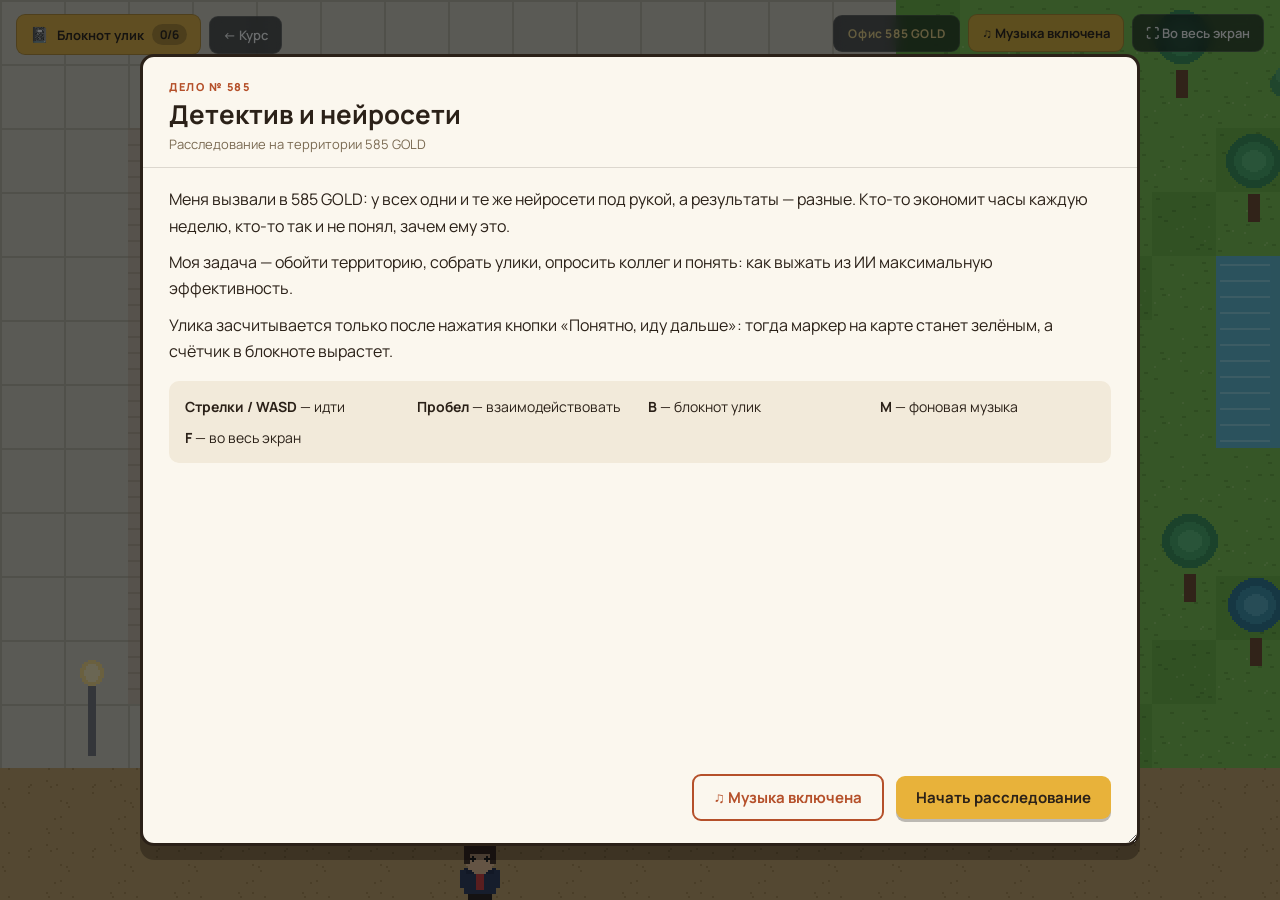
<file: index.html>
<!DOCTYPE html>
<html lang="ru">
<head>
<meta charset="UTF-8">
<meta name="viewport" content="width=device-width, initial-scale=1.0">
<title>Детектив и нейросети — игра ИИ-курса 585 GOLD</title>
<!-- ?v=9 — метка версии: заставляет браузер взять свежий файл, а не из кеша.
     При следующих правках увеличивай число: v=10, v=11 и так далее. -->
<link rel="stylesheet" href="style.css?v=9">
</head>
<body>

  <div id="game-wrap">

    <canvas id="game"></canvas>

    <!-- ── Верхняя панель ── -->
    <div id="hud">
      <div class="hud-left">
        <button id="notebook-btn" class="hud-btn hud-btn-accent" title="Блокнот улик (клавиша B)">
          <span class="nb-icon">📓</span>
          <span>Блокнот улик</span>
          <span id="notebook-count" class="nb-count">0/6</span>
        </button>
        <!-- Ссылка на портал курса. Абсолютная — работает и в отдельном репозитории, и внутри сайта курса. -->
        <a class="hud-btn" href="https://585goldjewelrynetwork-creator.github.io/ai-course-585gold/index.html">← Курс</a>
      </div>
      <div class="hud-right">
        <div class="hud-zone" id="zone-label">Офис 585 GOLD</div>
        <button id="sound-btn" class="hud-btn" title="Фоновая музыка: включить или выключить (клавиша M)">♫ Музыка включена</button>
        <button id="fullscreen-btn" class="hud-btn" title="Во весь экран (клавиша F)">⛶ Во весь экран</button>
      </div>
    </div>

    <div id="hint" class="hidden">Пробел — открыть</div>

    <!-- ── Блокнот улик ── -->
    <div id="notebook-panel" class="hidden">
      <div class="nb-head">
        <div>
          <div class="nb-eyebrow">ДЕЛО № 585</div>
          <h3>Блокнот улик</h3>
        </div>
        <button class="nb-close" id="notebook-close" aria-label="Закрыть">×</button>
      </div>
      <div class="nb-progress">
        <div class="nb-bar"><div class="nb-bar-fill" id="nb-bar-fill"></div></div>
        <span id="nb-progress-text">0 из 6 находок</span>
      </div>
      <div class="nb-list" id="nb-list"></div>
      <div class="nb-foot">Нажми на изученную улику, чтобы открыть материал заново</div>
    </div>

    <!-- ── Реплики персонажей ── -->
    <div id="dialog-box" class="hidden">
      <div class="dialog-name" id="dialog-name">ДЕТЕКТИВ</div>
      <div class="dialog-text" id="dialog-text"></div>
      <div class="dialog-foot">▼ Пробел — далее · Esc — закрыть</div>
    </div>

    <!-- ── Модалка находки ── -->
    <div id="find-modal" class="modal-overlay hidden">
      <div class="modal-card" id="find-card">
        <div class="modal-header">
          <div>
            <div class="modal-eyebrow" id="find-eyebrow">НАХОДКА</div>
            <h2 id="find-title"></h2>
            <div class="modal-sub" id="find-sub"></div>
          </div>
          <div class="modal-header-btns">
            <!-- Выключает только фоновую музыку, эффекты остаются -->
            <button class="modal-mini-btn" id="find-music" title="Фоновая музыка: включить или выключить">♫</button>
            <button class="modal-close" id="find-close" aria-label="Закрыть">×</button>
          </div>
        </div>
        <div class="modal-body" id="find-body"></div>
        <!-- Подсказка про размер окна — отдельной строкой под текстом,
             в строке кнопок она обрезалась -->
        <div class="modal-note-row">
          <span class="resize-note">↘ Потяни за правый нижний угол окна, чтобы увеличить или уменьшить его</span>
        </div>
        <div class="modal-actions">
          <a id="find-link" class="btn btn-ghost hidden" target="_blank" rel="noopener">Открыть полный урок ↗</a>
          <!-- Подпись стоит вплотную к своей кнопке и называет её прямо,
               чтобы не путать со ссылкой на урок -->
          <span class="count-note" id="find-count-note">Улика засчитается, когда нажмёшь «Понятно, иду дальше» →</span>
          <button id="find-ok" class="btn btn-primary">Понятно, иду дальше</button>
        </div>
      </div>
    </div>

    <!-- ── Финал ── -->
    <div id="final-modal" class="modal-overlay hidden">
      <div class="modal-card">
        <div class="modal-header">
          <div>
            <div class="modal-eyebrow">ХРАНИЛИЩЕ ОТКРЫТО</div>
            <h2>Максимальная эффективность найдена</h2>
            <div class="modal-sub">Все улики собраны — расследование завершено</div>
          </div>
          <button class="modal-close" id="final-close" aria-label="Закрыть">×</button>
        </div>
        <div class="modal-body">
          <p>Детектив закрывает дело: секрет не в одной волшебной кнопке, а в том, чтобы пробовать нейросети каждый день — в письмах, отчётах, презентациях, поиске идей.</p>
          <p>Собранные улики — только вступление. Полный курс разбирает каждый инструмент по шагам.</p>
          <video id="final-video" controls preload="none" style="width:100%;border-radius:10px;margin-top:12px;">
            <source src="assets/video-promo.mp4" type="video/mp4">
          </video>
        </div>
        <div class="modal-actions">
          <button id="final-back" class="btn btn-ghost">Остаться на карте</button>
          <a href="https://585goldjewelrynetwork-creator.github.io/ai-course-585gold/index.html" class="btn btn-primary">Пройти полный курс по ИИ →</a>
        </div>
      </div>
    </div>

    <!-- ── Вступление ── -->
    <div id="intro-modal" class="modal-overlay">
      <div class="modal-card">
        <div class="modal-header">
          <div>
            <div class="modal-eyebrow">ДЕЛО № 585</div>
            <h2>Детектив и нейросети</h2>
            <div class="modal-sub">Расследование на территории 585 GOLD</div>
          </div>
        </div>
        <div class="modal-body">
          <p>Меня вызвали в 585 GOLD: у всех одни и те же нейросети под рукой, а результаты — разные. Кто-то экономит часы каждую неделю, кто-то так и не понял, зачем ему это.</p>
          <p>Моя задача — обойти территорию, собрать улики, опросить коллег и понять: как выжать из ИИ максимальную эффективность.</p>
          <p class="modal-hint">Улика засчитывается только после нажатия кнопки «Понятно, иду дальше»: тогда маркер на карте станет зелёным, а счётчик в блокноте вырастет.</p>
          <div class="intro-keys">
            <div><b>Стрелки / WASD</b> — идти</div>
            <div><b>Пробел</b> — взаимодействовать</div>
            <div><b>B</b> — блокнот улик</div>
            <div><b>M</b> — фоновая музыка</div>
            <div><b>F</b> — во весь экран</div>
          </div>
        </div>
        <div class="modal-actions">
          <!-- Кнопка музыки нужна и здесь: панель сверху перекрыта этим окном -->
          <button id="intro-sound" class="btn btn-ghost">♫ Музыка включена</button>
          <button id="intro-start" class="btn btn-primary">Начать расследование</button>
        </div>
      </div>
    </div>

  </div>

  <script src="sound.js?v=9"></script>
  <script src="game.js?v=9"></script>
</body>
</html>
</file>
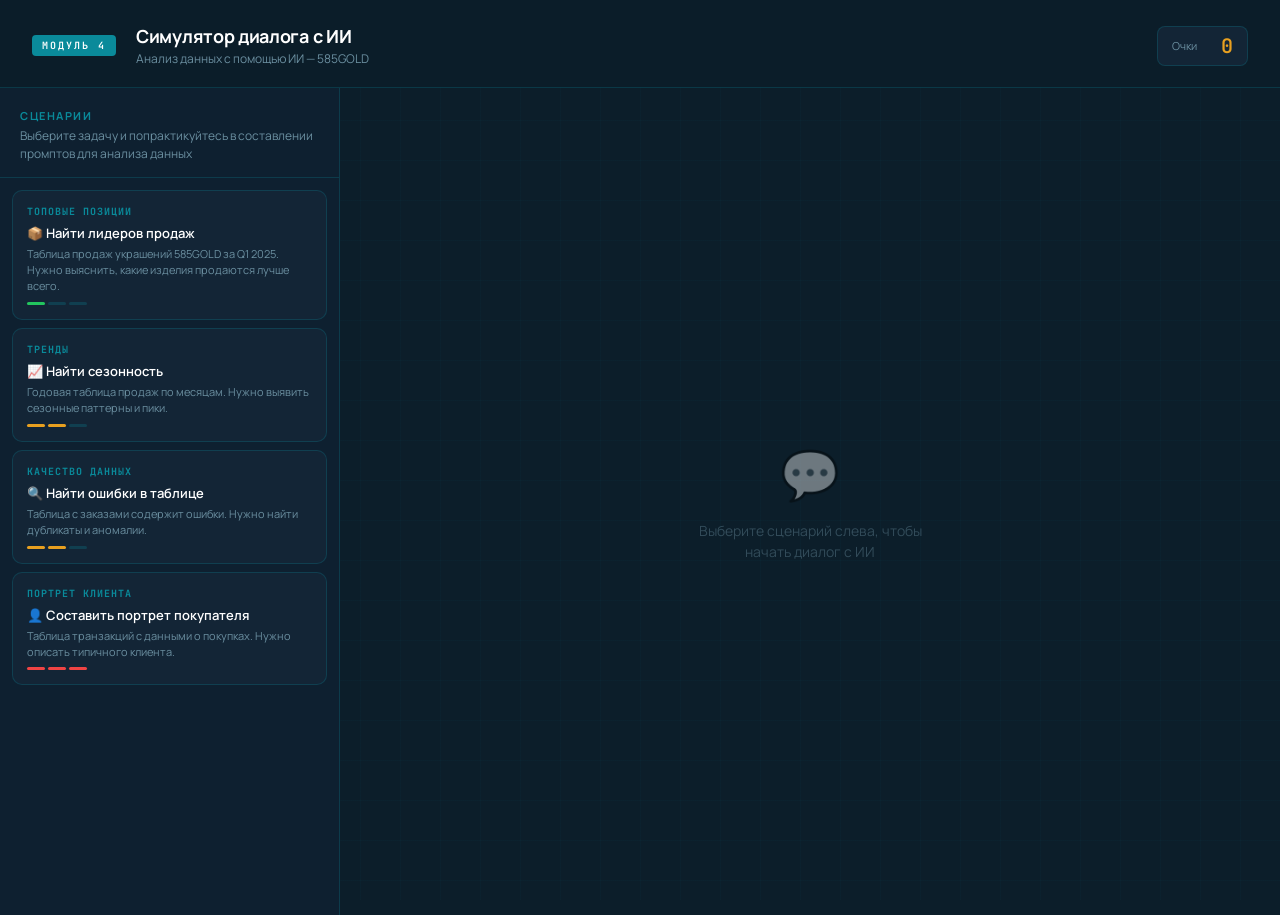
<file: assets/simulator/index.html>
<!DOCTYPE html>
<html lang="ru">
<head>
<meta charset="UTF-8">
<meta name="viewport" content="width=device-width, initial-scale=1.0">
<title>Симулятор диалога с ИИ — Модуль 3</title>
<style>
  @import url('https://fonts.googleapis.com/css2?family=JetBrains+Mono:wght@400;500;600&family=Manrope:wght@300;400;500;600;700;800&display=swap');

  :root {
    --teal:      #0A8A9A;
    --teal-dark: #076670;
    --teal-glow: rgba(10,138,154,0.18);
    --dark:      #0C1E2A;
    --dark2:     #112233;
    --dark3:     #162B3C;
    --panel:     #0E2030;
    --card:      #132536;
    --border:    rgba(10,138,154,0.25);
    --gold:      #E8A020;
    --green:     #22C55E;
    --red:       #EF4444;
    --text:      #D4E8F0;
    --muted:     #6B8FA0;
    --white:     #FFFFFF;
  }

  * { margin: 0; padding: 0; box-sizing: border-box; }

  body {
    background: var(--dark);
    color: var(--text);
    font-family: 'Manrope', sans-serif;
    min-height: 100vh;
    overflow-x: hidden;
  }

  /* Grid background */
  body::before {
    content: '';
    position: fixed;
    inset: 0;
    background-image:
      linear-gradient(rgba(10,138,154,0.04) 1px, transparent 1px),
      linear-gradient(90deg, rgba(10,138,154,0.04) 1px, transparent 1px);
    background-size: 40px 40px;
    pointer-events: none;
    z-index: 0;
  }

  /* ── HEADER ── */
  .header {
    position: relative;
    z-index: 10;
    padding: 24px 32px 20px;
    border-bottom: 1px solid var(--border);
    background: rgba(12,30,42,0.92);
    backdrop-filter: blur(12px);
    display: flex;
    align-items: center;
    gap: 20px;
  }

  .header-badge {
    background: var(--teal);
    color: #fff;
    font-family: 'JetBrains Mono', monospace;
    font-size: 10px;
    font-weight: 600;
    letter-spacing: 2px;
    padding: 4px 10px;
    border-radius: 4px;
    white-space: nowrap;
  }

  .header-title {
    font-size: 18px;
    font-weight: 700;
    color: var(--white);
    letter-spacing: -0.3px;
  }

  .header-sub {
    font-size: 12px;
    color: var(--muted);
    margin-top: 2px;
  }

  .header-score {
    margin-left: auto;
    display: flex;
    align-items: center;
    gap: 8px;
    background: var(--card);
    border: 1px solid var(--border);
    border-radius: 8px;
    padding: 6px 14px;
  }

  .score-label { font-size: 11px; color: var(--muted); }
  .score-val {
    font-family: 'JetBrains Mono', monospace;
    font-size: 20px;
    font-weight: 600;
    color: var(--gold);
    min-width: 28px;
    text-align: right;
  }

  /* ── LAYOUT ── */
  .layout {
    position: relative;
    z-index: 1;
    display: grid;
    grid-template-columns: 340px 1fr;
    height: calc(100vh - 73px);
  }

  /* ── SIDEBAR ── */
  .sidebar {
    border-right: 1px solid var(--border);
    background: var(--panel);
    display: flex;
    flex-direction: column;
    overflow: hidden;
  }

  .sidebar-head {
    padding: 20px 20px 14px;
    border-bottom: 1px solid var(--border);
  }

  .sidebar-head h3 {
    font-size: 11px;
    font-weight: 700;
    letter-spacing: 1.5px;
    color: var(--teal);
    text-transform: uppercase;
    margin-bottom: 4px;
  }

  .sidebar-head p { font-size: 12px; color: var(--muted); line-height: 1.5; }

  .scenarios { flex: 1; overflow-y: auto; padding: 12px; display: flex; flex-direction: column; gap: 8px; }

  .scenario-card {
    background: var(--card);
    border: 1px solid var(--border);
    border-radius: 10px;
    padding: 14px;
    cursor: pointer;
    transition: all 0.2s;
    position: relative;
    overflow: hidden;
  }

  .scenario-card::before {
    content: '';
    position: absolute;
    left: 0; top: 0; bottom: 0;
    width: 3px;
    background: var(--teal);
    opacity: 0;
    transition: opacity 0.2s;
  }

  .scenario-card:hover { border-color: rgba(10,138,154,0.5); transform: translateX(2px); }
  .scenario-card.active { border-color: var(--teal); background: rgba(10,138,154,0.12); }
  .scenario-card.active::before { opacity: 1; }
  .scenario-card.done { opacity: 0.55; }
  .scenario-card.done::after {
    content: '✓';
    position: absolute;
    top: 10px; right: 12px;
    color: var(--green);
    font-size: 14px;
    font-weight: 700;
  }

  .sc-tag {
    font-size: 10px;
    font-weight: 700;
    letter-spacing: 1px;
    text-transform: uppercase;
    color: var(--teal);
    margin-bottom: 6px;
    font-family: 'JetBrains Mono', monospace;
  }

  .sc-title { font-size: 13px; font-weight: 600; color: var(--white); margin-bottom: 4px; }
  .sc-desc { font-size: 11px; color: var(--muted); line-height: 1.45; }

  .sc-difficulty {
    display: flex;
    gap: 3px;
    margin-top: 8px;
  }

  .sc-difficulty span {
    width: 18px; height: 3px;
    border-radius: 2px;
    background: var(--border);
  }

  .sc-difficulty.easy span:nth-child(1) { background: var(--green); }
  .sc-difficulty.medium span:nth-child(1),
  .sc-difficulty.medium span:nth-child(2) { background: var(--gold); }
  .sc-difficulty.hard span { background: var(--red); }

  /* ── MAIN ── */
  .main {
    display: flex;
    flex-direction: column;
    overflow: hidden;
  }

  /* Scenario intro */
  .scenario-intro {
    padding: 20px 28px;
    border-bottom: 1px solid var(--border);
    background: rgba(14,32,48,0.7);
    display: flex;
    align-items: flex-start;
    gap: 16px;
  }

  .intro-icon {
    width: 44px; height: 44px;
    border-radius: 10px;
    background: linear-gradient(135deg, var(--teal), var(--teal-dark));
    display: flex;
    align-items: center;
    justify-content: center;
    font-size: 20px;
    flex-shrink: 0;
    box-shadow: 0 0 20px var(--teal-glow);
  }

  .intro-text h2 { font-size: 15px; font-weight: 700; color: var(--white); margin-bottom: 4px; }
  .intro-text p { font-size: 12px; color: var(--muted); line-height: 1.55; }

  .data-pill {
    display: inline-flex;
    align-items: center;
    gap: 6px;
    background: rgba(10,138,154,0.15);
    border: 1px solid var(--border);
    border-radius: 6px;
    padding: 3px 10px;
    font-family: 'JetBrains Mono', monospace;
    font-size: 11px;
    color: var(--teal);
    margin-top: 8px;
  }

  /* Chat */
  .chat-area {
    flex: 1;
    overflow-y: auto;
    padding: 24px 28px;
    display: flex;
    flex-direction: column;
    gap: 16px;
  }

  .chat-area::-webkit-scrollbar { width: 4px; }
  .chat-area::-webkit-scrollbar-track { background: transparent; }
  .chat-area::-webkit-scrollbar-thumb { background: var(--border); border-radius: 4px; }

  .msg {
    display: flex;
    gap: 12px;
    animation: msgIn 0.35s cubic-bezier(0.34,1.56,0.64,1) both;
  }

  @keyframes msgIn {
    from { opacity: 0; transform: translateY(12px) scale(0.97); }
    to   { opacity: 1; transform: translateY(0) scale(1); }
  }

  .msg.user { flex-direction: row-reverse; }

  .msg-avatar {
    width: 34px; height: 34px;
    border-radius: 8px;
    display: flex;
    align-items: center;
    justify-content: center;
    font-size: 15px;
    flex-shrink: 0;
  }

  .msg.ai .msg-avatar {
    background: linear-gradient(135deg, var(--teal), #06505A);
    box-shadow: 0 0 14px var(--teal-glow);
  }

  .msg.user .msg-avatar {
    background: var(--card);
    border: 1px solid var(--border);
  }

  .msg-bubble {
    max-width: 72%;
    border-radius: 12px;
    padding: 12px 16px;
    font-size: 13px;
    line-height: 1.65;
    position: relative;
  }

  .msg.ai .msg-bubble {
    background: var(--card);
    border: 1px solid var(--border);
    color: var(--text);
    border-top-left-radius: 3px;
  }

  .msg.user .msg-bubble {
    background: linear-gradient(135deg, var(--teal), var(--teal-dark));
    color: #fff;
    border-top-right-radius: 3px;
    box-shadow: 0 4px 20px var(--teal-glow);
  }

  .msg-name {
    font-size: 10px;
    font-weight: 700;
    letter-spacing: 0.8px;
    text-transform: uppercase;
    margin-bottom: 5px;
    color: var(--teal);
    font-family: 'JetBrains Mono', monospace;
  }

  .msg.user .msg-name { color: rgba(255,255,255,0.7); text-align: right; }

  /* Feedback badge inside bubble */
  .feedback-badge {
    display: inline-flex;
    align-items: center;
    gap: 5px;
    padding: 4px 10px;
    border-radius: 20px;
    font-size: 11px;
    font-weight: 700;
    margin-top: 10px;
  }

  .feedback-badge.good { background: rgba(34,197,94,0.15); color: var(--green); border: 1px solid rgba(34,197,94,0.3); }
  .feedback-badge.ok   { background: rgba(232,160,32,0.15); color: var(--gold); border: 1px solid rgba(232,160,32,0.3); }
  .feedback-badge.bad  { background: rgba(239,68,68,0.12); color: var(--red); border: 1px solid rgba(239,68,68,0.25); }

  /* Prompt quality meter */
  .quality-meter {
    margin-top: 10px;
    padding: 10px 12px;
    background: rgba(0,0,0,0.25);
    border-radius: 8px;
    border: 1px solid rgba(255,255,255,0.06);
  }

  .quality-label {
    font-size: 10px;
    color: var(--muted);
    margin-bottom: 6px;
    font-family: 'JetBrains Mono', monospace;
  }

  .quality-bar {
    height: 5px;
    background: rgba(255,255,255,0.08);
    border-radius: 3px;
    overflow: hidden;
    margin-bottom: 4px;
  }

  .quality-fill {
    height: 100%;
    border-radius: 3px;
    transition: width 0.8s cubic-bezier(0.34,1.56,0.64,1);
  }

  .quality-items {
    display: flex;
    flex-direction: column;
    gap: 3px;
    margin-top: 8px;
  }

  .quality-item {
    font-size: 11px;
    display: flex;
    align-items: center;
    gap: 6px;
    color: var(--muted);
  }

  .quality-item.has { color: var(--text); }
  .quality-item.has::before { content: '✓'; color: var(--green); font-weight: 700; }
  .quality-item.missing::before { content: '○'; color: var(--muted); }

  /* Suggestions */
  .suggestions {
    padding: 12px 28px 16px;
    border-top: 1px solid var(--border);
    background: rgba(14,32,48,0.5);
  }

  .suggestions-label {
    font-size: 10px;
    font-weight: 700;
    letter-spacing: 1.2px;
    text-transform: uppercase;
    color: var(--muted);
    margin-bottom: 8px;
    font-family: 'JetBrains Mono', monospace;
  }

  .suggestions-row {
    display: flex;
    gap: 8px;
    flex-wrap: wrap;
  }

  .suggestion-chip {
    background: var(--card);
    border: 1px solid var(--border);
    border-radius: 20px;
    padding: 6px 14px;
    font-size: 12px;
    color: var(--text);
    cursor: pointer;
    transition: all 0.18s;
    white-space: nowrap;
  }

  .suggestion-chip:hover {
    border-color: var(--teal);
    color: var(--teal);
    background: var(--teal-glow);
    transform: translateY(-1px);
  }

  /* Input */
  .input-area {
    padding: 16px 28px 20px;
    border-top: 1px solid var(--border);
    background: rgba(12,30,42,0.95);
  }

  .input-wrap {
    display: flex;
    gap: 10px;
    align-items: flex-end;
    background: var(--card);
    border: 1px solid var(--border);
    border-radius: 12px;
    padding: 10px 10px 10px 16px;
    transition: border-color 0.2s;
  }

  .input-wrap:focus-within {
    border-color: var(--teal);
    box-shadow: 0 0 0 3px var(--teal-glow);
  }

  #userInput {
    flex: 1;
    background: none;
    border: none;
    outline: none;
    color: var(--text);
    font-family: 'Manrope', sans-serif;
    font-size: 13px;
    line-height: 1.55;
    resize: none;
    max-height: 100px;
    min-height: 20px;
  }

  #userInput::placeholder { color: var(--muted); }

  .send-btn {
    width: 36px; height: 36px;
    border-radius: 8px;
    background: linear-gradient(135deg, var(--teal), var(--teal-dark));
    border: none;
    cursor: pointer;
    display: flex;
    align-items: center;
    justify-content: center;
    flex-shrink: 0;
    transition: all 0.18s;
    box-shadow: 0 0 12px var(--teal-glow);
  }

  .send-btn:hover { transform: scale(1.08); box-shadow: 0 0 20px var(--teal-glow); }
  .send-btn:active { transform: scale(0.96); }

  .send-btn svg { width: 16px; height: 16px; fill: #fff; }

  /* Typing indicator */
  .typing {
    display: flex;
    gap: 12px;
    align-items: center;
  }

  .typing-dots {
    display: flex;
    gap: 5px;
    padding: 12px 16px;
    background: var(--card);
    border: 1px solid var(--border);
    border-radius: 12px;
    border-top-left-radius: 3px;
  }

  .typing-dots span {
    width: 6px; height: 6px;
    background: var(--teal);
    border-radius: 50%;
    animation: bounce 1.2s infinite;
    opacity: 0.6;
  }

  .typing-dots span:nth-child(2) { animation-delay: 0.2s; }
  .typing-dots span:nth-child(3) { animation-delay: 0.4s; }

  @keyframes bounce {
    0%, 60%, 100% { transform: translateY(0); }
    30% { transform: translateY(-6px); opacity: 1; }
  }

  /* Result modal */
  .result-overlay {
    position: fixed;
    inset: 0;
    background: rgba(0,0,0,0.75);
    backdrop-filter: blur(8px);
    z-index: 100;
    display: none;
    align-items: center;
    justify-content: center;
  }

  .result-overlay.show { display: flex; }

  .result-modal {
    background: var(--dark2);
    border: 1px solid var(--teal);
    border-radius: 20px;
    padding: 40px;
    max-width: 480px;
    width: 90%;
    text-align: center;
    box-shadow: 0 0 60px var(--teal-glow);
    animation: modalIn 0.4s cubic-bezier(0.34,1.56,0.64,1);
  }

  @keyframes modalIn {
    from { opacity: 0; transform: scale(0.85) translateY(20px); }
    to   { opacity: 1; transform: scale(1) translateY(0); }
  }

  .result-emoji { font-size: 56px; margin-bottom: 16px; }
  .result-title { font-size: 26px; font-weight: 800; color: var(--white); margin-bottom: 8px; }
  .result-sub { font-size: 14px; color: var(--muted); margin-bottom: 24px; line-height: 1.5; }

  .result-score-big {
    font-family: 'JetBrains Mono', monospace;
    font-size: 64px;
    font-weight: 600;
    color: var(--gold);
    line-height: 1;
    margin-bottom: 6px;
  }

  .result-score-label { font-size: 12px; color: var(--muted); margin-bottom: 28px; }

  .result-tip {
    background: rgba(10,138,154,0.12);
    border: 1px solid var(--border);
    border-radius: 10px;
    padding: 14px 18px;
    font-size: 13px;
    color: var(--text);
    line-height: 1.55;
    text-align: left;
    margin-bottom: 24px;
  }

  .result-tip strong { color: var(--teal); }

  .result-btn {
    background: linear-gradient(135deg, var(--teal), var(--teal-dark));
    color: #fff;
    border: none;
    border-radius: 10px;
    padding: 14px 32px;
    font-family: 'Manrope', sans-serif;
    font-size: 14px;
    font-weight: 700;
    cursor: pointer;
    transition: all 0.18s;
    box-shadow: 0 0 24px var(--teal-glow);
    width: 100%;
  }

  .result-btn:hover { transform: translateY(-2px); box-shadow: 0 0 36px var(--teal-glow); }

  /* Empty state */
  .empty-state {
    flex: 1;
    display: flex;
    flex-direction: column;
    align-items: center;
    justify-content: center;
    gap: 14px;
    opacity: 0.4;
    pointer-events: none;
  }

  .empty-icon { font-size: 48px; }
  .empty-text { font-size: 14px; color: var(--muted); text-align: center; max-width: 260px; line-height: 1.5; }

  /* Scrollbar */
  .scenarios::-webkit-scrollbar { width: 3px; }
  .scenarios::-webkit-scrollbar-track { background: transparent; }
  .scenarios::-webkit-scrollbar-thumb { background: var(--border); border-radius: 2px; }

  .hidden { display: none !important; }
</style>
</head>
<body>

<!-- HEADER -->
<div class="header">
  <div class="header-badge">МОДУЛЬ 4</div>
  <div>
    <div class="header-title">Симулятор диалога с ИИ</div>
    <div class="header-sub">Анализ данных с помощью ИИ — 585GOLD</div>
  </div>
  <div class="header-score">
    <span class="score-label">Очки</span>
    <span class="score-val" id="totalScore">0</span>
  </div>
</div>

<div class="layout">

  <!-- SIDEBAR -->
  <div class="sidebar">
    <div class="sidebar-head">
      <h3>Сценарии</h3>
      <p>Выберите задачу и попрактикуйтесь в составлении промптов для анализа данных</p>
    </div>
    <div class="scenarios" id="scenarioList"></div>
  </div>

  <!-- MAIN -->
  <div class="main" id="mainArea">
    <!-- Empty state -->
    <div class="empty-state" id="emptyState">
      <div class="empty-icon">💬</div>
      <div class="empty-text">Выберите сценарий слева, чтобы начать диалог с ИИ</div>
    </div>

    <!-- Active scenario UI (hidden initially) -->
    <div id="activeUI" class="hidden" style="display:flex;flex-direction:column;flex:1;overflow:hidden;">
      <div class="scenario-intro">
        <div class="intro-icon" id="introIcon">📊</div>
        <div class="intro-text">
          <h2 id="introTitle">—</h2>
          <p id="introDesc">—</p>
          <div class="data-pill" id="dataPill">📄 данные загружены</div>
        </div>
      </div>

      <div class="chat-area" id="chatArea"></div>

      <div class="suggestions" id="suggestionsArea">
        <div class="suggestions-label">Подсказки для старта</div>
        <div class="suggestions-row" id="suggestionsRow"></div>
      </div>

      <div class="input-area">
        <div class="input-wrap">
          <textarea id="userInput" rows="1" placeholder="Напишите промпт..."></textarea>
          <button class="send-btn" id="sendBtn">
            <svg viewBox="0 0 24 24"><path d="M2.01 21L23 12 2.01 3 2 10l15 2-15 2z"/></svg>
          </button>
        </div>
      </div>
    </div>
  </div>
</div>

<!-- Result modal -->
<div class="result-overlay" id="resultOverlay">
  <div class="result-modal">
    <div class="result-emoji" id="resultEmoji">🎉</div>
    <div class="result-title" id="resultTitle">Отлично!</div>
    <div class="result-sub" id="resultSub">Сценарий завершён</div>
    <div class="result-score-big" id="resultScoreBig">+30</div>
    <div class="result-score-label">очков заработано</div>
    <div class="result-tip" id="resultTip"></div>
    <button class="result-btn" id="resultBtn">Следующий сценарий →</button>
  </div>
</div>

<script>
// ── DATA ─────────────────────────────────────────────────────────────────────
const SCENARIOS = [
  {
    id: 0,
    icon: '📦',
    tag: 'ТОПОВЫЕ ПОЗИЦИИ',
    title: 'Найти лидеров продаж',
    desc: 'Таблица продаж украшений 585GOLD за Q1 2025. Нужно выяснить, какие изделия продаются лучше всего.',
    difficulty: 'easy',
    dataPill: '📄 sales_Q1_2025.csv — 847 строк',
    intro: 'Перед вами таблица продаж за первый квартал 2025 года. Там 847 строк: изделие, категория, магазин, количество, выручка, дата. Ваша задача — найти самые продаваемые позиции.',
    suggestions: [
      'Найди топ-5 изделий по выручке',
      'Какие категории продаются лучше всего?',
      'Сравни золото и серебро по количеству продаж',
    ],
    turns: [
      {
        // Оценка первого сообщения пользователя
        evaluate: (msg) => {
          const lower = msg.toLowerCase();
          const hasTop    = /топ|лучш|наибол|первые|высок/i.test(msg);
          const hasMetric = /выручк|продаж|количеств|сумм/i.test(msg);
          const hasFormat = /список|таблиц|формат|пронумер|покажи/i.test(msg);
          const hasContext = /украш|ювелир|изделие|кольц|серьг|браслет|585/i.test(msg);
          const score = [hasTop, hasMetric, hasFormat, hasContext].filter(Boolean).length;

          const checks = [
            { label: 'Указан критерий (выручка/кол-во)', has: hasMetric },
            { label: 'Запрошен рейтинг/топ', has: hasTop },
            { label: 'Указан формат ответа', has: hasFormat },
            { label: 'Упомянут контекст (украшения)', has: hasContext },
          ];

          if (score >= 3) {
            return {
              quality: 90, level: 'good',
              reply: `Отлично! По данным за Q1 2025 — **топ-5 по выручке**:\n\n1. Кольцо с бриллиантом 0.3ct — **1 248 500 ₽** (98 шт.)\n2. Серьги-пусеты золото — **891 200 ₽** (204 шт.)\n3. Браслет плетёный золото — **763 400 ₽** (87 шт.)\n4. Кольцо обручальное — **654 100 ₽** (312 шт.)\n5. Подвеска с топазом — **487 900 ₽** (156 шт.)\n\nОбратите внимание: кольцо с бриллиантом лидирует по выручке, хотя по количеству продаж значительно уступает обручальным кольцам. Средний чек самый высокий в категории «Бриллианты».`,
              feedback: 'Промпт чёткий и конкретный — ИИ дал развёрнутый ответ с цифрами',
              followUp: 'Хотите сравнить эти позиции по магазинам или посмотреть динамику по месяцам?',
              checks,
            };
          } else if (score >= 2) {
            return {
              quality: 55, level: 'ok',
              reply: `Вот продажи за Q1 2025. По выручке лидируют кольца с бриллиантами — около 1,2 млн ₽. Серьги и браслеты тоже показывают хорошие результаты.\n\nУточните: вас интересует топ по выручке или по количеству проданных единиц? И сколько позиций показать — 5 или 10?`,
              feedback: 'Хороший старт, но ИИ попросил уточнений — промпту не хватало деталей',
              followUp: 'Уточните запрос: добавьте метрику (выручка/кол-во) и количество позиций в списке',
              checks,
            };
          } else {
            return {
              quality: 20, level: 'bad',
              reply: `Я вижу загруженные данные. Что именно вас интересует? Могу проанализировать продажи по разным критериям: выручка, количество, категории, магазины, динамика по времени. Пожалуйста, уточните задачу.`,
              feedback: 'Промпт слишком размытый — ИИ не понял задачу и попросил объяснить',
              followUp: 'Попробуйте добавить: что именно нужно (топ-5), по какому критерию (выручка), в каком виде (список)',
              checks,
            };
          }
        },
        isLast: false,
      },
      {
        evaluate: (msg) => {
          const hasRefine = /месяц|динам|магазин|сравни|разниц|почему|объясни|визуал|график/i.test(msg);
          const hasSpecific = /январ|феврал|март|центр|север|юг|запад|восток|\d/i.test(msg);

          if (hasRefine && hasSpecific) {
            return {
              quality: 95, level: 'good',
              reply: `**Сравнение по магазинам — топ-3 позиции:**\n\nМагазин «Центр» опережает «Север» на **34%** по выручке. Кольцо с бриллиантом продаётся в «Центре» в 2,1 раза лучше — вероятно, из-за более высокого трафика и ценового сегмента покупателей.\n\nПик продаж пришёлся на **февраль** (День влюблённых) — +68% к январю. В марте небольшой спад — -12%.`,
              feedback: 'Отличный уточняющий промпт! Именно так работает диалог с ИИ',
              followUp: null,
              checks: [
                { label: 'Уточнена задача', has: true },
                { label: 'Добавлена конкретика', has: hasSpecific },
                { label: 'Запрошено сравнение', has: hasRefine },
                { label: 'Диалог продолжен', has: true },
              ],
            };
          } else if (hasRefine) {
            return {
              quality: 65, level: 'ok',
              reply: `Сравниваю по магазинам. «Центр» лидирует с отрывом. Хотите конкретные цифры или визуальное сравнение?`,
              feedback: 'Хорошо, но можно было ещё точнее — например, указать конкретные магазины',
              followUp: null,
              checks: [
                { label: 'Уточнена задача', has: true },
                { label: 'Добавлена конкретика', has: false },
                { label: 'Запрошено сравнение', has: hasRefine },
                { label: 'Диалог продолжен', has: true },
              ],
            };
          } else {
            return {
              quality: 30, level: 'bad',
              reply: `Я могу помочь с разными аспектами анализа. Что именно вас интересует в продолжении?`,
              feedback: 'Уточняющий промпт слишком общий — попробуйте задать конкретный вопрос',
              followUp: null,
              checks: [
                { label: 'Уточнена задача', has: false },
                { label: 'Добавлена конкретика', has: false },
                { label: 'Запрошено сравнение', has: false },
                { label: 'Диалог продолжен', has: true },
              ],
            };
          }
        },
        isLast: true,
        tip: 'Ключевой навык: каждый уточняющий промпт должен добавлять конкретику — период, метрику, формат. Чем точнее вопрос, тем полезнее ответ.',
      },
    ],
  },

  {
    id: 1,
    icon: '📈',
    tag: 'ТРЕНДЫ',
    title: 'Найти сезонность',
    desc: 'Годовая таблица продаж по месяцам. Нужно выявить сезонные паттерны и пики.',
    difficulty: 'medium',
    dataPill: '📄 monthly_sales_2024.csv — 12 строк',
    intro: 'Таблица помесячных продаж 585GOLD за весь 2024 год: месяц, выручка, количество чеков, средний чек. Задача — выявить сезонность и объяснить паттерны.',
    suggestions: [
      'Есть ли сезонные паттерны в продажах?',
      'В какие месяцы пики и спады?',
      'Построй линейный график по месяцам',
    ],
    turns: [
      {
        evaluate: (msg) => {
          const hasSeason  = /сезон|паттерн|тренд|динам|колебан|цикл/i.test(msg);
          const hasPeak    = /пик|спад|рост|падени|максим|миним/i.test(msg);
          const hasMonth   = /месяц|квартал|период/i.test(msg);
          const hasContext = /выручк|продаж|чек|ювелир|585/i.test(msg);
          const score = [hasSeason, hasPeak, hasMonth, hasContext].filter(Boolean).length;

          const checks = [
            { label: 'Запрошены паттерны/тренды', has: hasSeason || hasPeak },
            { label: 'Упомянут временной период', has: hasMonth },
            { label: 'Указан контекст', has: hasContext },
            { label: 'Задан конкретный вопрос', has: msg.length > 30 },
          ];

          if (score >= 3) {
            return {
              quality: 88, level: 'good',
              reply: `**Сезонность продаж 585GOLD за 2024 год:**\n\n**Пики:**\n• Февраль — +74% к январю (День влюблённых)\n• Декабрь — +92% к ноябрю (Новый год и Рождество)\n• Март — +31% (8 марта)\n\n**Спады:**\n• Июнь–Август — традиционное летнее затишье (-28% к маю)\n• Сентябрь — плавное восстановление\n\n**Вывод:** Бизнес ярко выраженный сезонный — 3 пиковых периода генерируют ~54% годовой выручки. Рекомендую усиливать рекламу за 3–4 недели до февраля и декабря.`,
              feedback: 'Промпт дал ИИ достаточно контекста для глубокого анализа — отличный результат!',
              followUp: 'Хотите построить визуализацию этих данных или сравнить с предыдущим годом?',
              checks,
            };
          } else if (score >= 2) {
            return {
              quality: 50, level: 'ok',
              reply: `В данных видна явная сезонность. Пики приходятся на февраль и декабрь — это праздничные месяцы. Летом продажи снижаются.\n\nЧтобы дать более точный анализ — уточните: вас интересует выручка, количество чеков или средний чек?`,
              feedback: 'Ответ получился общим — промпту не хватало конкретики',
              followUp: 'Добавьте в промпт: что именно анализируем (выручку/чеки) и что сделать с результатом (вывод/график)',
              checks,
            };
          } else {
            return {
              quality: 15, level: 'bad',
              reply: `Я вижу данные по месяцам. Чтобы сделать полезный анализ, мне нужно понять: что именно вы хотите узнать о сезонности? Какие решения будете принимать на основе этих данных?`,
              feedback: 'Промпт слишком размыт — ИИ не понял цели анализа',
              followUp: 'Начните с чёткой задачи: «Проанализируй сезонные паттерны в продажах и укажи месяцы пиков и спадов»',
              checks,
            };
          }
        },
        isLast: false,
      },
      {
        evaluate: (msg) => {
          const hasViz     = /граф|визуал|диаграмм|показ|нарис/i.test(msg);
          const hasCompare = /сравни|предыдущ|прошл|2023|год/i.test(msg);
          const hasAction  = /рекоменд|что делать|план|как использ|стратег/i.test(msg);
          const hasGood = hasViz || hasCompare || hasAction;

          if (hasGood) {
            return {
              quality: 92, level: 'good',
              reply: hasViz
                ? `**График построен.** По линейной диаграмме хорошо видны три волны роста — февраль, март и декабрь. Летний провал июня–августа — устойчивый паттерн. Ось X — месяц, ось Y — выручка в тыс. ₽.\n\nЕсли нужно — могу добавить планируемые показатели на 2025 год для сравнения.`
                : hasCompare
                ? `**Сравнение 2023 и 2024:** В 2024 году общая выручка выросла на **18%**. Февраль 2024 оказался рекордным — +43% к февралю 2023. Декабрь показал стабильный рост +12%. Летний спад в 2024 был менее глубоким (-21% против -34% в 2023).`
                : `**Рекомендации на основе сезонности:**\n1. Запустить рекламу за 4 недели до пиков (январь, февраль, ноябрь)\n2. В летний спад делать акцент на корпоративные подарки и свадебные украшения\n3. Создать запас популярных позиций к декабрю уже в октябре`,
              feedback: 'Отличное продолжение диалога! Вы использовали ответ ИИ для следующего шага',
              followUp: null,
              checks: [
                { label: 'Продолжен диалог', has: true },
                { label: 'Запрошено действие', has: hasGood },
                { label: 'Конкретный следующий шаг', has: true },
                { label: 'Используете результат', has: true },
              ],
            };
          } else {
            return {
              quality: 35, level: 'bad',
              reply: `Понял. Что ещё вас интересует в этих данных?`,
              feedback: 'Уточняющий вопрос слишком общий — ИИ не смог помочь дальше',
              followUp: null,
              checks: [
                { label: 'Продолжен диалог', has: true },
                { label: 'Запрошено действие', has: false },
                { label: 'Конкретный следующий шаг', has: false },
                { label: 'Используете результат', has: false },
              ],
            };
          }
        },
        isLast: true,
        tip: 'После получения анализа — всегда делайте следующий шаг: попросите визуализацию, сравнение или рекомендации. Именно цепочка промптов даёт настоящую ценность.',
      },
    ],
  },

  {
    id: 2,
    icon: '🔍',
    tag: 'КАЧЕСТВО ДАННЫХ',
    title: 'Найти ошибки в таблице',
    desc: 'Таблица с заказами содержит ошибки. Нужно найти дубликаты и аномалии.',
    difficulty: 'medium',
    dataPill: '📄 orders_march.xlsx — 1 204 строки',
    intro: 'Вам прислали выгрузку заказов за март 2025. Подозрения, что там есть дубликаты и некорректные значения. Перед анализом нужно очистить данные.',
    suggestions: [
      'Проверь таблицу на дубликаты и ошибки',
      'Найди строки с пустыми значениями',
      'Есть ли аномальные суммы заказов?',
    ],
    turns: [
      {
        evaluate: (msg) => {
          const hasDuplicate = /дублик|повтор|одинаков/i.test(msg);
          const hasEmpty     = /пуст|незапол|отсутств|null|пропуск/i.test(msg);
          const hasAnomaly   = /аномал|некоррект|ошибк|нереал|странн|выброс/i.test(msg);
          const hasAction    = /найди|провер|покаж|перечисл|укаж/i.test(msg);
          const score = [hasDuplicate, hasEmpty, hasAnomaly, hasAction].filter(Boolean).length;

          const checks = [
            { label: 'Запрошена проверка дубликатов', has: hasDuplicate },
            { label: 'Упомянуты пустые значения', has: hasEmpty },
            { label: 'Запрос аномальных значений', has: hasAnomaly },
            { label: 'Чёткое действие (найди/проверь)', has: hasAction },
          ];

          if (score >= 3) {
            return {
              quality: 93, level: 'good',
              reply: `**Результаты проверки качества данных:**\n\n🔴 **Дубликаты:** 23 строки (одинаковый ID заказа + дата + сумма)\n🟡 **Пустые значения:**\n  • Столбец «Телефон» — 47 строк\n  • Столбец «Email» — 12 строк\n🔴 **Аномалии:**\n  • 3 заказа на сумму 0 ₽ (строки 145, 389, 1102)\n  • 1 заказ на сумму 999 999 ₽ (строка 567) — вероятная ошибка ввода\n  • 8 заказов с датой «01.01.1900» — явный баг импорта\n\n**Рекомендация:** Удалите 23 дубликата и 3 нулевых заказа перед анализом. Строку 567 проверьте вручную.`,
              feedback: 'Превосходный промпт! Три типа ошибок указаны чётко — ИИ провёл полную проверку',
              followUp: 'Хотите, чтобы я очистил данные автоматически или сначала показал все проблемные строки?',
              checks,
            };
          } else if (score >= 2) {
            return {
              quality: 55, level: 'ok',
              reply: `Нашёл несколько проблем: есть дубликаты (около 20 строк) и несколько пустых полей. Также вижу подозрительные суммы.\n\nЧтобы дать полный отчёт — уточните: нужно ли проверить конкретные столбцы или всю таблицу целиком?`,
              feedback: 'Неплохо, но промпт можно было сделать полнее — ИИ нашёл не всё',
              followUp: 'Добавьте в промпт перечень типов ошибок: дубликаты + пустые ячейки + нереалистичные значения',
              checks,
            };
          } else {
            return {
              quality: 18, level: 'bad',
              reply: `Таблица загружена. Данные выглядят как обычная выгрузка заказов. Что именно вы хотите проверить или найти?`,
              feedback: 'Промпт не объяснил задачу — ИИ не знает что искать',
              followUp: 'Шаблон: «Проверь таблицу на: 1) дубликаты строк, 2) пустые ячейки, 3) нереалистичные значения. Перечисли все найденные проблемы с указанием строк»',
              checks,
            };
          }
        },
        isLast: false,
      },
      {
        evaluate: (msg) => {
          const hasFix    = /удали|очист|исправ|убери|автомат/i.test(msg);
          const hasReport = /отчёт|список|покаж|все строк|подробн/i.test(msg);
          const hasWhy    = /почему|причин|откуда|как получил/i.test(msg);

          if (hasFix || hasReport || hasWhy) {
            return {
              quality: 88, level: 'good',
              reply: hasFix
                ? `**Данные очищены.** Удалено: 23 дубликата, 3 нулевых заказа, 8 строк с некорректными датами. Итого убрано **34 строки** из 1204. Осталось **1170 строк** — готовы к анализу.\n\nСтрока 567 (999 999 ₽) оставлена — требует ручной проверки.`
                : hasReport
                ? `**Полный список проблемных строк:**\nДубликаты: 12, 45, 89, 134... (23 всего)\nНулевые суммы: 145, 389, 1102\nНекорректные даты: 7, 23, 56, 91, 203, 445, 678, 890\nПодозрительная сумма: 567 (999 999 ₽)`
                : `Дубликаты появились скорее всего из-за двойной выгрузки — часть данных была экспортирована дважды. Нулевые заказы — вероятно, отменённые или тестовые. Некорректные даты — классическая проблема при импорте из старых систем.`,
              feedback: 'Отлично — вы конкретно указали, что делать дальше с найденными проблемами!',
              followUp: null,
              checks: [
                { label: 'Дано конкретное действие', has: hasFix || hasReport },
                { label: 'Продолжен диалог', has: true },
                { label: 'Использован ответ ИИ', has: true },
                { label: 'Промпт конкретный', has: true },
              ],
            };
          } else {
            return {
              quality: 25, level: 'bad',
              reply: `Хорошо. Что ещё нужно сделать с данными?`,
              feedback: 'Расплывчатый ответ — ИИ не получил чёткой инструкции',
              followUp: null,
              checks: [
                { label: 'Дано конкретное действие', has: false },
                { label: 'Продолжен диалог', has: true },
                { label: 'Использован ответ ИИ', has: false },
                { label: 'Промпт конкретный', has: false },
              ],
            };
          }
        },
        isLast: true,
        tip: 'После того как ИИ нашёл проблемы — обязательно скажите ему что делать дальше: удалить, показать список или объяснить причины. Это и есть навык работы в диалоге.',
      },
    ],
  },

  {
    id: 3,
    icon: '👤',
    tag: 'ПОРТРЕТ КЛИЕНТА',
    title: 'Составить портрет покупателя',
    desc: 'Таблица транзакций с данными о покупках. Нужно описать типичного клиента.',
    difficulty: 'hard',
    dataPill: '📄 transactions_2024.csv — 5 821 строка',
    intro: 'Полная база транзакций 585GOLD за 2024 год: клиент (анонимно), сумма, категория товара, дата, город, способ оплаты. Нужно составить портрет типичного покупателя.',
    suggestions: [
      'Опиши типичного покупателя 585GOLD',
      'Какой средний чек и частота покупок?',
      'Сравни покупателей украшений с бриллиантами и без',
    ],
    turns: [
      {
        evaluate: (msg) => {
          const hasPortrait = /портрет|профил|описа|кто|типичн/i.test(msg);
          const hasMetric   = /средн|чек|частот|возраст|катего|сумм/i.test(msg);
          const hasFormat   = /5 предлож|кратко|список|описан|резюм/i.test(msg);
          const hasContext  = /покупател|клиент|ювелир|585|украш/i.test(msg);
          const score = [hasPortrait, hasMetric, hasFormat, hasContext].filter(Boolean).length;

          const checks = [
            { label: 'Задача портрета сформулирована', has: hasPortrait },
            { label: 'Указаны метрики (чек, частота)', has: hasMetric },
            { label: 'Указан формат (5 предложений/список)', has: hasFormat },
            { label: 'Есть контекст (клиент/украшения)', has: hasContext },
          ];

          if (score >= 3) {
            return {
              quality: 91, level: 'good',
              reply: `**Портрет типичного покупателя 585GOLD (2024):**\n\nЖенщина 28–42 лет, покупает украшения 2–3 раза в год. Средний чек — **8 400 ₽**. Предпочитает золотые изделия (68% покупок), особенно кольца и серьги. Оплачивает картой или через СБП. Чаще всего приходит в феврале и декабре — к праздникам.\n\n**Два сегмента:**\n• Основной (74%) — покупает до 15 000 ₽, выбирает классику\n• Премиальный (26%) — средний чек 32 000 ₽, интересуется бриллиантами и эксклюзивными коллекциями`,
              feedback: 'Отличный промпт! Портрет получился конкретным и полезным для маркетинга',
              followUp: 'Хотите сравнить эти два сегмента подробнее или посмотреть по городам?',
              checks,
            };
          } else if (score >= 2) {
            return {
              quality: 52, level: 'ok',
              reply: `Среди покупателей преобладают женщины. Средний чек около 8-9 тысяч рублей. Покупают чаще в праздники.\n\nДля более точного портрета — уточните: нужны демографические данные, поведенческие паттерны или сравнение сегментов?`,
              feedback: 'Промпт дал слишком общий ответ — добавьте конкретные метрики и формат',
              followUp: 'Добавьте в промпт: «укажи средний чек, частоту покупок, предпочитаемые категории. Опиши в 5 предложениях»',
              checks,
            };
          } else {
            return {
              quality: 12, level: 'bad',
              reply: `Данные по транзакциям загружены. Там 5821 строка. Что именно вас интересует в покупателях?`,
              feedback: 'Промпт не объяснил задачу вообще — начните с чёткого «составь портрет типичного покупателя»',
              followUp: 'Используйте шаблон: «На основе транзакций составь портрет типичного покупателя: [список метрик]. Опиши в [формат].»',
              checks,
            };
          }
        },
        isLast: false,
      },
      {
        evaluate: (msg) => {
          const hasSegment = /сегмент|сравни|разниц|vs|против|бриллиант|премиал|эконом/i.test(msg);
          const hasCity    = /город|регион|москв|питер|спб|екатерин/i.test(msg);
          const hasAction  = /исполь|марк|реклам|кампан|стратег|предлож/i.test(msg);

          if (hasSegment || hasCity || hasAction) {
            return {
              quality: 94, level: 'good',
              reply: hasSegment
                ? `**Сравнение сегментов:**\n\n**Основной сегмент** (чек до 15К): покупает серьги и кольца, реагирует на скидки, активен в соцсетях, лоялен при наличии накопительной программы.\n\n**Премиальный сегмент** (чек от 15К): покупает кольца с камнями и браслеты, ценит консультацию в магазине, слабо реагирует на скидки, важен персональный сервис.`
                : hasCity
                ? `**По городам:** Москва — 34% выручки, средний чек 11 200 ₽. СПб — 18%, средний чек 9 800 ₽. Екатеринбург — 8%, средний чек 7 400 ₽. В регионах средний чек ниже на 23%, но частота покупок выше.`
                : `**Маркетинговые рекомендации:**\n1. Для основного сегмента — email-рассылки перед праздниками с подборкой до 10 000 ₽\n2. Для премиального — персональные приглашения на закрытые показы\n3. Таргетировать рекламу на женщин 28–42 в январе и ноябре`,
              feedback: 'Вы умело используете диалог — взяли ответ и запросили конкретное продолжение!',
              followUp: null,
              checks: [
                { label: 'Использован предыдущий ответ', has: true },
                { label: 'Запрошено углубление', has: hasSegment || hasCity },
                { label: 'Практический запрос', has: hasAction },
                { label: 'Конкретная тема', has: true },
              ],
            };
          } else {
            return {
              quality: 28, level: 'bad',
              reply: `Могу продолжить анализ. Что именно интересует дальше?`,
              feedback: 'Слишком расплывчато — ИИ не смог дать полезный ответ',
              followUp: null,
              checks: [
                { label: 'Использован предыдущий ответ', has: false },
                { label: 'Запрошено углубление', has: false },
                { label: 'Практический запрос', has: false },
                { label: 'Конкретная тема', has: false },
              ],
            };
          }
        },
        isLast: true,
        tip: 'Хороший портрет клиента — это всегда продолжение диалога. Сначала получаете общий портрет, потом погружаетесь в конкретный сегмент или географию. Именно так рождаются маркетинговые инсайты.',
      },
    ],
  },
];

// ── STATE ─────────────────────────────────────────────────────────────────────
let state = {
  currentScenario: null,
  currentTurn: 0,
  totalScore: 0,
  completedScenarios: new Set(),
  turnScores: [],
};

// ── RENDER SCENARIOS ──────────────────────────────────────────────────────────
function renderScenarios() {
  const list = document.getElementById('scenarioList');
  list.innerHTML = '';
  SCENARIOS.forEach((sc, i) => {
    const done = state.completedScenarios.has(sc.id);
    const active = state.currentScenario?.id === sc.id;
    const card = document.createElement('div');
    card.className = `scenario-card${active ? ' active' : ''}${done ? ' done' : ''}`;
    card.innerHTML = `
      <div class="sc-tag">${sc.tag}</div>
      <div class="sc-title">${sc.icon} ${sc.title}</div>
      <div class="sc-desc">${sc.desc}</div>
      <div class="sc-difficulty ${sc.difficulty}">
        <span></span><span></span><span></span>
      </div>
    `;
    card.addEventListener('click', () => loadScenario(sc));
    list.appendChild(card);
  });
}

// ── LOAD SCENARIO ─────────────────────────────────────────────────────────────
function loadScenario(sc) {
  state.currentScenario = sc;
  state.currentTurn = 0;
  state.turnScores = [];

  // UI switch
  document.getElementById('emptyState').classList.add('hidden');
  const activeUI = document.getElementById('activeUI');
  activeUI.classList.remove('hidden');
  activeUI.style.display = 'flex';

  document.getElementById('introIcon').textContent = sc.icon;
  document.getElementById('introTitle').textContent = sc.title;
  document.getElementById('introDesc').textContent = sc.intro;
  document.getElementById('dataPill').textContent = sc.dataPill;

  // Clear chat
  document.getElementById('chatArea').innerHTML = '';

  // AI greeting
  setTimeout(() => {
    addMessage('ai', `Привет! Файл загружен. ${sc.intro}\n\nКак вы хотите начать анализ? Напишите промпт ниже — я оценю его качество и отвечу.`, false);
    renderSuggestions(sc.suggestions);
  }, 300);

  renderScenarios();
}

// ── MESSAGES ──────────────────────────────────────────────────────────────────
function addMessage(role, text, withFeedback, feedbackData) {
  const area = document.getElementById('chatArea');
  const msg = document.createElement('div');
  msg.className = `msg ${role}`;

  const avatar = document.createElement('div');
  avatar.className = 'msg-avatar';
  avatar.textContent = role === 'ai' ? '🤖' : '👤';

  const bubble = document.createElement('div');
  bubble.className = 'msg-bubble';

  const name = document.createElement('div');
  name.className = 'msg-name';
  name.textContent = role === 'ai' ? 'ИИ-ассистент' : 'Вы';
  bubble.appendChild(name);

  const textEl = document.createElement('div');
  textEl.innerHTML = formatText(text);
  bubble.appendChild(textEl);

  if (withFeedback && feedbackData) {
    // Quality meter
    const meter = document.createElement('div');
    meter.className = 'quality-meter';

    const qlabel = document.createElement('div');
    qlabel.className = 'quality-label';
    qlabel.textContent = `КАЧЕСТВО ПРОМПТА — ${feedbackData.quality}%`;
    meter.appendChild(qlabel);

    const bar = document.createElement('div');
    bar.className = 'quality-bar';
    const fill = document.createElement('div');
    fill.className = 'quality-fill';
    fill.style.width = '0%';
    fill.style.background = feedbackData.quality >= 75
      ? 'linear-gradient(90deg, #22C55E, #16A34A)'
      : feedbackData.quality >= 45
      ? 'linear-gradient(90deg, #E8A020, #D97706)'
      : 'linear-gradient(90deg, #EF4444, #DC2626)';
    bar.appendChild(fill);
    meter.appendChild(bar);

    const items = document.createElement('div');
    items.className = 'quality-items';
    feedbackData.checks.forEach(c => {
      const item = document.createElement('div');
      item.className = `quality-item ${c.has ? 'has' : 'missing'}`;
      item.textContent = c.label;
      items.appendChild(item);
    });
    meter.appendChild(items);
    bubble.appendChild(meter);

    // Animate fill after render
    setTimeout(() => { fill.style.width = feedbackData.quality + '%'; }, 100);

    // Feedback badge on user message — we'll add it below AI msg
  }

  msg.appendChild(avatar);
  msg.appendChild(bubble);
  area.appendChild(msg);

  // Feedback badge as separate AI system note (for user bubble - add after)
  if (withFeedback && feedbackData && role === 'user') {
    // Add AI feedback note
  }

  area.scrollTop = area.scrollHeight;
  return bubble;
}

function addUserMessage(text) {
  const area = document.getElementById('chatArea');
  const msg = document.createElement('div');
  msg.className = 'msg user';
  const avatar = document.createElement('div');
  avatar.className = 'msg-avatar';
  avatar.textContent = '👤';
  const bubble = document.createElement('div');
  bubble.className = 'msg-bubble';
  const name = document.createElement('div');
  name.className = 'msg-name';
  name.textContent = 'Вы';
  bubble.appendChild(name);
  const textEl = document.createElement('div');
  textEl.textContent = text;
  bubble.appendChild(textEl);
  msg.appendChild(avatar);
  msg.appendChild(bubble);
  area.appendChild(msg);
  area.scrollTop = area.scrollHeight;
}

function addTyping() {
  const area = document.getElementById('chatArea');
  const msg = document.createElement('div');
  msg.className = 'msg ai typing-msg';
  msg.id = 'typingMsg';
  const avatar = document.createElement('div');
  avatar.className = 'msg-avatar';
  avatar.textContent = '🤖';
  const dots = document.createElement('div');
  dots.className = 'typing-dots';
  dots.innerHTML = '<span></span><span></span><span></span>';
  msg.appendChild(avatar);
  msg.appendChild(dots);
  area.appendChild(msg);
  area.scrollTop = area.scrollHeight;
}

function removeTyping() {
  const t = document.getElementById('typingMsg');
  if (t) t.remove();
}

function formatText(text) {
  return text
    .replace(/\*\*(.*?)\*\*/g, '<strong>$1</strong>')
    .replace(/\n/g, '<br>')
    .replace(/•\s/g, '• ');
}

// ── SUGGESTIONS ───────────────────────────────────────────────────────────────
function renderSuggestions(items) {
  const row = document.getElementById('suggestionsRow');
  row.innerHTML = '';
  items.forEach(text => {
    const chip = document.createElement('div');
    chip.className = 'suggestion-chip';
    chip.textContent = text;
    chip.addEventListener('click', () => {
      document.getElementById('userInput').value = text;
      document.getElementById('userInput').focus();
    });
    row.appendChild(chip);
  });
  document.getElementById('suggestionsArea').style.display = '';
}

function hideSuggestions() {
  document.getElementById('suggestionsArea').style.display = 'none';
}

// ── SEND ──────────────────────────────────────────────────────────────────────
function sendMessage() {
  const input = document.getElementById('userInput');
  const text = input.value.trim();
  if (!text || !state.currentScenario) return;
  input.value = '';
  input.style.height = 'auto';

  hideSuggestions();
  addUserMessage(text);

  const sc = state.currentScenario;
  const turn = sc.turns[state.currentTurn];

  addTyping();

  const delay = 900 + Math.random() * 600;
  setTimeout(() => {
    removeTyping();
    const result = turn.evaluate(text);
    state.turnScores.push(result.quality);

    // Add AI reply with quality meter
    const area = document.getElementById('chatArea');
    const msg = document.createElement('div');
    msg.className = 'msg ai';
    const avatar = document.createElement('div');
    avatar.className = 'msg-avatar';
    avatar.textContent = '🤖';
    const bubble = document.createElement('div');
    bubble.className = 'msg-bubble';
    const name = document.createElement('div');
    name.className = 'msg-name';
    name.textContent = 'ИИ-ассистент';
    bubble.appendChild(name);
    const textEl = document.createElement('div');
    textEl.innerHTML = formatText(result.reply);
    bubble.appendChild(textEl);

    // Quality meter
    const meter = document.createElement('div');
    meter.className = 'quality-meter';
    const qlabel = document.createElement('div');
    qlabel.className = 'quality-label';
    qlabel.textContent = `КАЧЕСТВО ВАШЕГО ПРОМПТА — ${result.quality}%`;
    meter.appendChild(qlabel);
    const bar = document.createElement('div');
    bar.className = 'quality-bar';
    const fill = document.createElement('div');
    fill.className = 'quality-fill';
    fill.style.width = '0%';
    fill.style.background = result.quality >= 75
      ? 'linear-gradient(90deg, #22C55E, #16A34A)'
      : result.quality >= 45
      ? 'linear-gradient(90deg, #E8A020, #D97706)'
      : 'linear-gradient(90deg, #EF4444, #DC2626)';
    bar.appendChild(fill);
    meter.appendChild(bar);
    const items = document.createElement('div');
    items.className = 'quality-items';
    result.checks.forEach(c => {
      const item = document.createElement('div');
      item.className = `quality-item ${c.has ? 'has' : 'missing'}`;
      item.textContent = c.label;
      items.appendChild(item);
    });
    meter.appendChild(items);

    // Feedback badge
    const badge = document.createElement('div');
    badge.className = `feedback-badge ${result.level}`;
    badge.textContent = result.level === 'good' ? '✓ ' + result.feedback
      : result.level === 'ok' ? '~ ' + result.feedback
      : '✗ ' + result.feedback;
    meter.appendChild(badge);
    bubble.appendChild(meter);

    // Follow-up hint
    if (result.followUp) {
      setTimeout(() => {
        const hintRow = document.createElement('div');
        hintRow.style.cssText = 'margin-top:10px;padding:8px 12px;background:rgba(10,138,154,0.1);border-radius:8px;border:1px solid rgba(10,138,154,0.2);font-size:12px;color:#6BBCCC;';
        hintRow.textContent = '💡 ' + result.followUp;
        bubble.appendChild(hintRow);
        area.scrollTop = area.scrollHeight;
      }, 400);
    }

    msg.appendChild(avatar);
    msg.appendChild(bubble);
    area.appendChild(msg);
    setTimeout(() => { fill.style.width = result.quality + '%'; }, 100);
    area.scrollTop = area.scrollHeight;

    state.currentTurn++;

    if (turn.isLast) {
      // Scenario complete
      setTimeout(() => showResult(sc, turn.tip), 1200);
    }
  }, delay);
}

// ── RESULT ────────────────────────────────────────────────────────────────────
function showResult(sc, tip) {
  const avg = Math.round(state.turnScores.reduce((a,b) => a+b, 0) / state.turnScores.length);
  const points = Math.round(avg * 0.4); // max 40 per scenario

  state.totalScore += points;
  state.completedScenarios.add(sc.id);
  document.getElementById('totalScore').textContent = state.totalScore;

  const overlay = document.getElementById('resultOverlay');
  document.getElementById('resultEmoji').textContent = avg >= 80 ? '🏆' : avg >= 55 ? '💪' : '📚';
  document.getElementById('resultTitle').textContent = avg >= 80 ? 'Отличная работа!' : avg >= 55 ? 'Хороший результат!' : 'Есть куда расти!';
  document.getElementById('resultSub').textContent = `Средний балл промптов: ${avg}% — ${avg >= 80 ? 'промпты чёткие и конкретные' : avg >= 55 ? 'промпты в целом понятны, но можно точнее' : 'промптам не хватало конкретики и структуры'}`;
  document.getElementById('resultScoreBig').textContent = '+' + points;
  document.getElementById('resultTip').innerHTML = `<strong>Главный урок этого сценария:</strong><br>${tip}`;

  // Next button
  const nextIdx = SCENARIOS.findIndex(s => !state.completedScenarios.has(s.id));
  const btn = document.getElementById('resultBtn');
  if (nextIdx >= 0) {
    btn.textContent = 'Следующий сценарий →';
    btn.onclick = () => {
      overlay.classList.remove('show');
      loadScenario(SCENARIOS[nextIdx]);
    };
  } else {
    btn.textContent = '🎉 Все сценарии пройдены!';
    btn.onclick = () => overlay.classList.remove('show');
  }

  overlay.classList.add('show');
  renderScenarios();
}

// ── INIT ──────────────────────────────────────────────────────────────────────
document.getElementById('sendBtn').addEventListener('click', sendMessage);
document.getElementById('userInput').addEventListener('keydown', (e) => {
  if (e.key === 'Enter' && !e.shiftKey) { e.preventDefault(); sendMessage(); }
});
document.getElementById('userInput').addEventListener('input', function() {
  this.style.height = 'auto';
  this.style.height = Math.min(this.scrollHeight, 100) + 'px';
});

renderScenarios();
</script>
</body>
</html>
</file>
<file: style.css>
@import url('https://fonts.googleapis.com/css2?family=Manrope:wght@400;500;600;700;800&display=swap');

* { box-sizing: border-box; }

html, body {
  margin: 0;
  padding: 0;
  width: 100%;
  height: 100%;
  overflow: hidden;
  background: #14181d;
  font-family: 'Manrope', sans-serif;
  color: #222;
}

/* ---------- Игра на весь экран ---------- */
#game-wrap {
  position: fixed;
  inset: 0;
  width: 100vw;
  height: 100vh;
  background: #0d1013;
  overflow: hidden;
}

canvas#game {
  display: block;
  width: 100%;
  height: 100%;
  image-rendering: pixelated;
  image-rendering: crisp-edges;
}

.hidden { display: none !important; }

/* ---------- HUD ---------- */
#hud {
  position: absolute;
  top: 0; left: 0; right: 0;
  display: flex;
  align-items: flex-start;
  justify-content: space-between;
  gap: 12px;
  padding: 14px 16px;
  z-index: 5;
  pointer-events: none;
}
.hud-left, .hud-right {
  display: flex;
  align-items: center;
  gap: 8px;
  pointer-events: all;
}

.hud-btn {
  display: inline-flex;
  align-items: center;
  gap: 8px;
  background: rgba(14,17,21,0.66);
  color: #fff;
  border: 1px solid rgba(255,255,255,0.14);
  text-decoration: none;
  font-family: inherit;
  font-weight: 600;
  font-size: 13px;
  padding: 9px 13px;
  border-radius: 9px;
  cursor: pointer;
  backdrop-filter: blur(6px);
  white-space: nowrap;
}
.hud-btn:hover { background: rgba(14,17,21,0.85); }

.hud-btn-accent {
  background: rgba(232,178,58,0.92);
  color: #2b2118;
  border-color: rgba(0,0,0,0.2);
  font-weight: 700;
}
.hud-btn-accent:hover { background: rgba(240,193,88,1); }

.nb-icon { font-size: 15px; }
.nb-count {
  background: rgba(0,0,0,0.22);
  border-radius: 20px;
  padding: 2px 8px;
  font-size: 12px;
  font-variant-numeric: tabular-nums;
}

.hud-zone {
  background: rgba(14,17,21,0.66);
  backdrop-filter: blur(6px);
  color: #f0d78a;
  font-size: 12px;
  font-weight: 700;
  letter-spacing: .6px;
  padding: 9px 14px;
  border-radius: 9px;
  border: 1px solid rgba(255,255,255,0.1);
}

/* ---------- Подсказка взаимодействия ---------- */
#hint {
  position: absolute;
  left: 50%;
  bottom: 30px;
  transform: translateX(-50%);
  background: rgba(14,17,21,0.78);
  color: #fff;
  font-size: 13px;
  font-weight: 600;
  padding: 8px 16px;
  border-radius: 22px;
  z-index: 5;
  border: 1px solid rgba(255,255,255,0.14);
}

/* ---------- Блокнот улик ---------- */
#notebook-panel {
  position: absolute;
  top: 62px;
  left: 16px;
  width: 360px;
  max-height: calc(100vh - 100px);
  background: #FBF7EE;
  border: 3px solid #2b2118;
  border-radius: 14px;
  z-index: 9;
  display: flex;
  flex-direction: column;
  box-shadow: 0 12px 0 rgba(0,0,0,0.28);
  overflow: hidden;
}
.nb-head {
  display: flex;
  align-items: flex-start;
  justify-content: space-between;
  padding: 14px 16px 10px;
  border-bottom: 1px solid rgba(43,33,24,0.14);
}
.nb-head h3 { margin: 0; font-size: 18px; color: #2b2118; }
.nb-eyebrow {
  font-size: 10px;
  font-weight: 800;
  letter-spacing: 1.4px;
  color: #b5502a;
  margin-bottom: 3px;
}
.nb-close {
  background: none; border: none; font-size: 21px; line-height: 1;
  cursor: pointer; color: #7a6a52; padding: 2px 4px;
}
.nb-close:hover { color: #2b2118; }

.nb-progress { padding: 10px 16px 6px; }
.nb-bar {
  height: 8px;
  background: rgba(43,33,24,0.12);
  border-radius: 20px;
  overflow: hidden;
  margin-bottom: 6px;
}
.nb-bar-fill {
  height: 100%;
  width: 0%;
  background: #3fb96a;
  border-radius: 20px;
  transition: width .3s ease;
}
#nb-progress-text { font-size: 12px; color: #7a6a52; font-weight: 600; }

.nb-list { overflow-y: auto; padding: 8px 12px 12px; }

.nb-item {
  display: flex;
  align-items: flex-start;
  gap: 10px;
  width: 100%;
  text-align: left;
  background: #fff;
  border: 2px solid rgba(43,33,24,0.14);
  border-radius: 10px;
  padding: 10px 12px;
  margin-bottom: 8px;
  font-family: inherit;
  cursor: pointer;
}
.nb-item:hover { border-color: #e8b23a; background: #FFFDF6; }
.nb-item.locked { cursor: default; opacity: .62; }
.nb-item.locked:hover { border-color: rgba(43,33,24,0.14); background: #fff; }

.nb-mark {
  flex: 0 0 auto;
  width: 22px; height: 22px;
  border-radius: 50%;
  display: flex; align-items: center; justify-content: center;
  font-size: 12px; font-weight: 800; color: #fff;
  background: #c9c2b4;
}
.nb-item.done .nb-mark { background: #3fb96a; }
.nb-item.bonus .nb-mark { background: #E8B23A; color: #2b2118; }

/* Обёртка текста в две строки: заголовок сверху, подпись под ним */
.nb-item-text {
  display: flex;
  flex-direction: column;
  gap: 4px;
  min-width: 0;
}
.nb-item-title {
  display: block;
  font-size: 13.5px;
  font-weight: 700;
  color: #2b2118;
  line-height: 1.3;
}
.nb-item-meta {
  display: block;
  font-size: 11.5px;
  color: #8a7a5f;
  line-height: 1.35;
}

.nb-foot {
  padding: 10px 16px 12px;
  border-top: 1px solid rgba(43,33,24,0.12);
  font-size: 11px;
  color: #8a7a5f;
}

/* ---------- Реплики ---------- */
#dialog-box {
  position: absolute;
  left: 50%;
  bottom: 24px;
  transform: translateX(-50%);
  width: min(760px, calc(100vw - 48px));
  background: #FBF3DA;
  border: 3px solid #2b2118;
  border-radius: 12px;
  padding: 16px 20px;
  z-index: 7;
  box-shadow: 0 8px 0 rgba(0,0,0,0.25);
}
.dialog-name {
  font-weight: 800; color: #b5502a; font-size: 13px;
  letter-spacing: 1px; margin-bottom: 6px;
}
.dialog-text { font-size: 16px; line-height: 1.5; color: #2b2118; min-height: 24px; }
.dialog-foot { margin-top: 10px; text-align: right; font-size: 11px; color: #8a7a5f; }

/* ---------- Модалки ---------- */
.modal-overlay {
  position: absolute;
  inset: 0;
  background: rgba(8,10,13,0.6);
  display: flex;
  align-items: center;
  justify-content: center;
  z-index: 10;
  padding: 24px;
}

.modal-card {
  background: #FBF7EE;
  border: 3px solid #2b2118;
  border-radius: 14px;
  width: min(1000px, 92vw);
  height: min(820px, 88vh);
  min-width: 380px;
  min-height: 300px;
  max-width: 97vw;
  max-height: 94vh;
  display: flex;
  flex-direction: column;
  box-shadow: 0 14px 0 rgba(0,0,0,0.28);
  /* окно можно растянуть за правый нижний угол */
  resize: both;
  overflow: auto;
}

.modal-header {
  display: flex;
  align-items: flex-start;
  justify-content: space-between;
  gap: 12px;
  padding: 22px 26px 14px;
  border-bottom: 1px solid rgba(43,33,24,0.15);
  flex: 0 0 auto;
}
.modal-eyebrow {
  font-size: 11px; font-weight: 800; letter-spacing: 1.5px;
  color: #b5502a; margin-bottom: 5px;
}
.modal-header h2 { margin: 0; font-size: 26px; color: #2b2118; line-height: 1.2; }
.modal-sub { color: #7a6a52; font-size: 13px; margin-top: 5px; }
.modal-header-btns {
  display: flex;
  align-items: center;
  gap: 4px;
  flex: 0 0 auto;
}
.modal-close {
  background: none; border: none; font-size: 24px; line-height: 1;
  cursor: pointer; color: #7a6a52; padding: 4px;
}
.modal-close:hover { color: #2b2118; }

/* Маленькая кнопка выключения фоновой музыки в окне улики */
.modal-mini-btn {
  background: #F2EADA;
  border: 1.5px solid rgba(43,33,24,0.18);
  border-radius: 7px;
  width: 30px; height: 30px;
  font-size: 14px;
  line-height: 1;
  cursor: pointer;
  color: #8a7a5f;
  font-family: inherit;
  display: flex; align-items: center; justify-content: center;
}
.modal-mini-btn:hover { border-color: #e8b23a; color: #2b2118; }
.modal-mini-btn.on { background: #E8B23A; border-color: rgba(0,0,0,0.18); color: #2b2118; }
.modal-mini-btn.off { text-decoration: line-through; }

.modal-body {
  padding: 18px 26px;
  overflow-y: auto;
  flex: 1 1 auto;
  font-size: 16px;
  line-height: 1.65;
  color: #2b2118;
}
.modal-body h3 {
  font-size: 13px; text-transform: uppercase; letter-spacing: .6px;
  color: #8a6a2a; margin: 20px 0 6px;
}
.modal-body h3:first-child { margin-top: 0; }
.modal-body p { margin: 0 0 10px; }
.modal-body video { background: #000; display: block; }
.modal-callout {
  margin-top: 16px; padding: 14px 16px;
  background: #FDECC8; border: 1px dashed #d8b06a;
  border-radius: 10px; font-size: 15px;
}

.intro-keys {
  display: grid;
  grid-template-columns: repeat(auto-fit, minmax(180px, 1fr));
  gap: 8px 16px;
  margin-top: 16px;
  padding: 14px 16px;
  background: #F2EADA;
  border-radius: 10px;
  font-size: 14px;
}

/* Строка с подсказкой про размер окна — под текстом, до кнопок */
.modal-note-row {
  flex: 0 0 auto;
  padding: 4px 26px 0;
  border-top: 1px solid rgba(43,33,24,0.10);
  margin-top: 4px;
  padding-top: 12px;
}
.resize-note {
  display: block;
  font-size: 12.5px;
  color: #9a8a70;
  white-space: normal;   /* даём переносить, чтобы не обрезалось */
  line-height: 1.4;
}

.modal-actions {
  display: flex;
  align-items: center;
  justify-content: flex-end;
  flex-wrap: wrap;
  gap: 12px;
  padding: 14px 26px 22px;
  flex: 0 0 auto;
}
.count-note {
  font-size: 12px;
  font-weight: 700;
  color: #b5502a;
  white-space: normal;
  max-width: 260px;
  line-height: 1.35;
  text-align: right;
}

.btn {
  display: inline-block;
  font-family: inherit; font-weight: 700; font-size: 15px;
  padding: 11px 20px; border-radius: 9px; border: none;
  cursor: pointer; text-decoration: none;
  box-shadow: 0 3px 0 rgba(0,0,0,0.25);
  white-space: nowrap;
}
.btn-primary { background: #E8B23A; color: #2b2118; }
.btn-primary:hover { background: #f0c158; }
.btn-ghost {
  background: transparent; color: #b5502a;
  box-shadow: none; border: 2px solid #b5502a;
}
.btn-ghost:hover { background: rgba(181,80,42,0.08); }

@media (max-width: 720px) {
  .modal-header h2 { font-size: 20px; }
  .modal-body { font-size: 15px; padding: 14px 18px; }
  /* на узком экране растягивать окно мышью нечем — подсказку убираем */
  .modal-note-row { display: none; }
  .modal-actions { flex-wrap: wrap; }
  .count-note { max-width: 100%; text-align: left; }
  #notebook-panel { width: calc(100vw - 32px); }
  .hud-btn span:not(.nb-count):not(.nb-icon) { display: none; }
  .hud-zone { display: none; }
}
</file>
